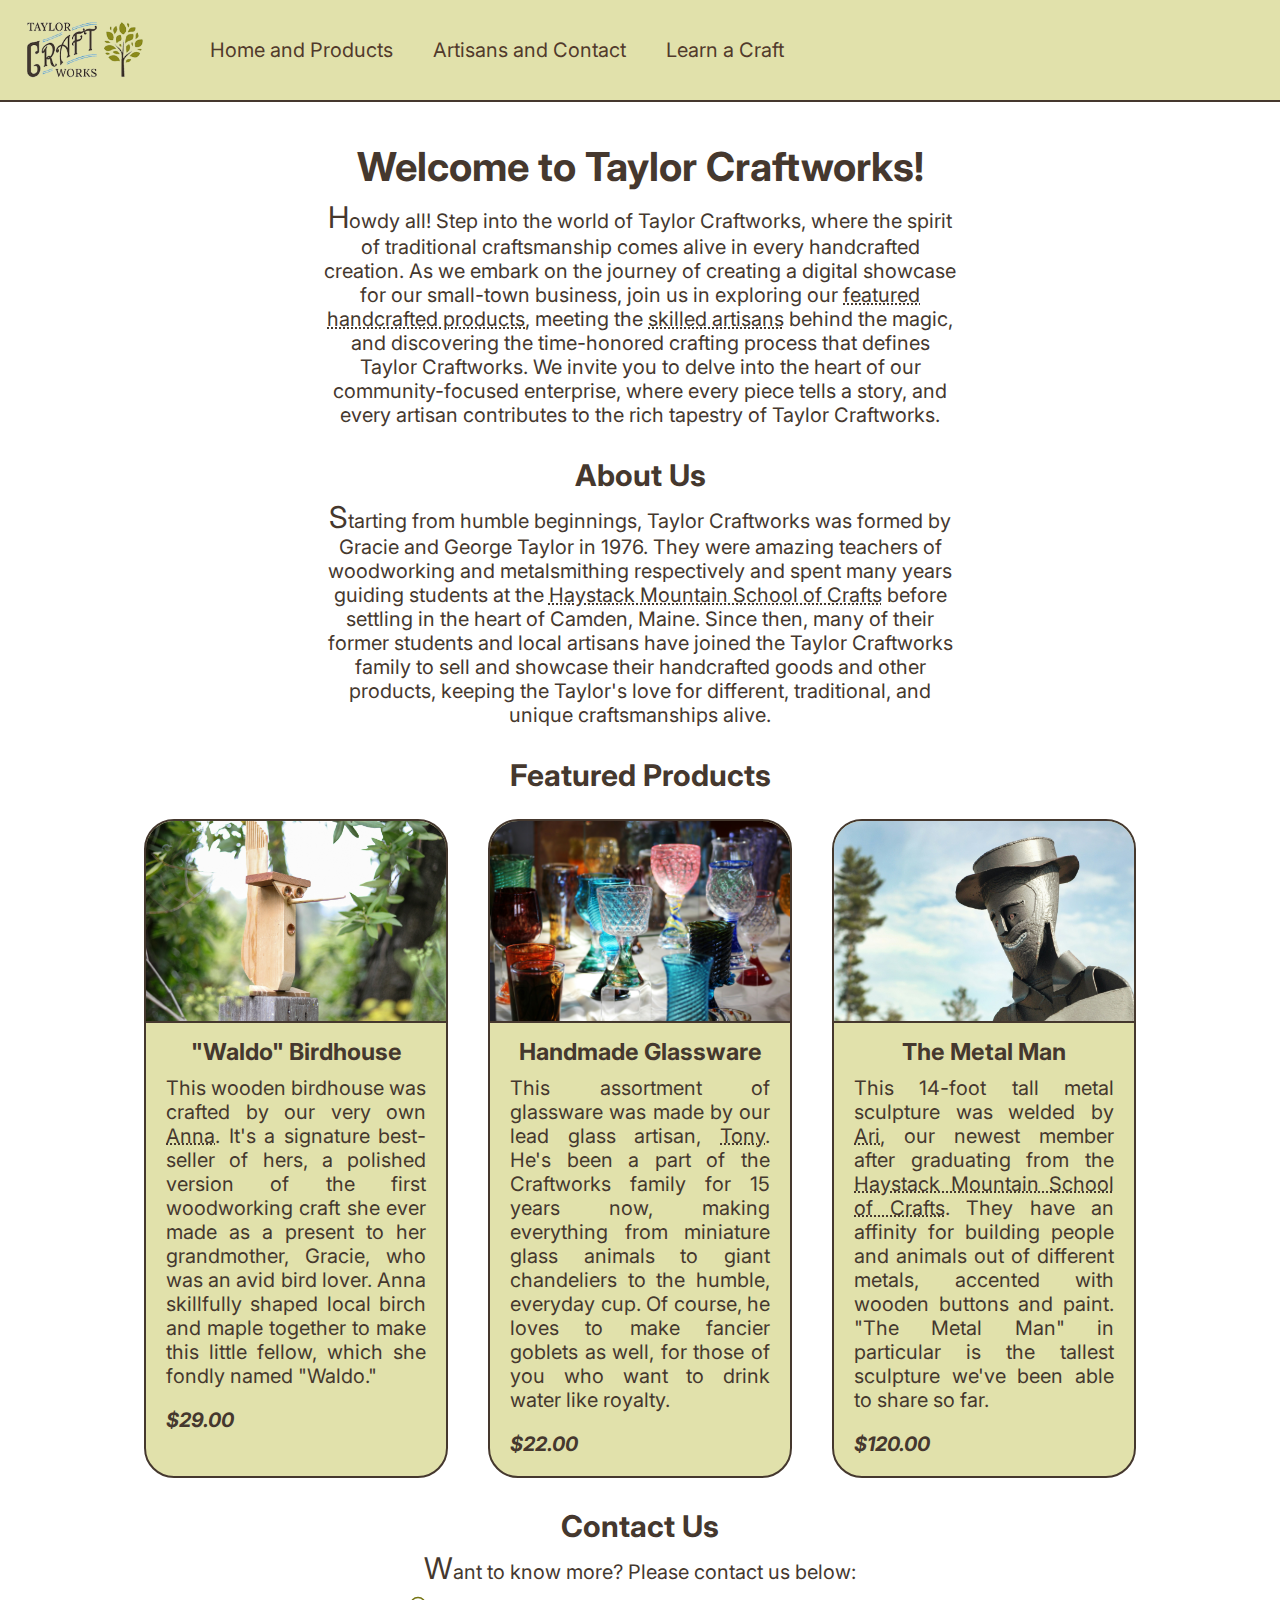
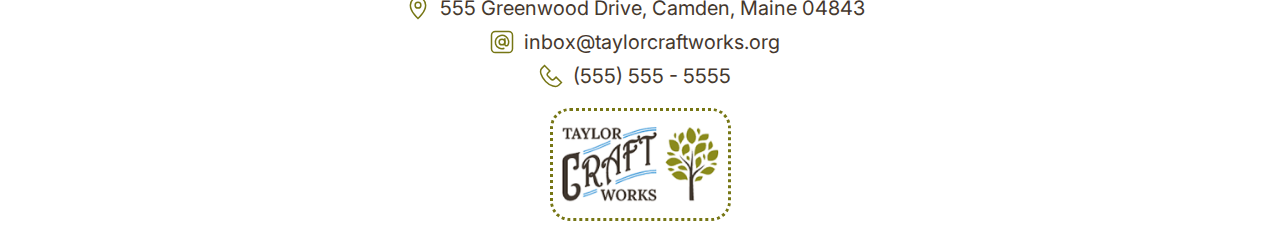
<file: index.html>
<!DOCTYPE html>
<html lang="en">
	<head>
		<meta charset="UTF-8" >
		<meta name="viewport" content="width=device-width, initial-scale=1.0" >
		<title>Home and Products</title>
		<link rel="stylesheet" href="css/styles.css" >
		<link rel="shortcut icon" href="images/favicon.svg" >
		<link rel="preconnect" href="https://fonts.googleapis.com" >
		<link rel="preconnect" href="https://fonts.gstatic.com" crossorigin >
		<link
			href="https://fonts.googleapis.com/css2?family=Inter:wght@100..900&display=swap"
			rel="stylesheet"
		>
	</head>
	<body>
		<header>
			<a href="index.html">
				<img src="images/taylor_craftworks_transparent.png" alt="Taylor Craftworks logo" >
			</a>
			<nav>
				<p><a href="index.html">Home and Products</a></p>
				<p><a href="contactus.html">Artisans and Contact</a></p>
				<p><a href="https://www.haystack-mtn.org/" target="_blank">Learn a Craft</a></p>
			</nav>
		</header>
		<h1>Welcome to Taylor Craftworks!</h1>
		<article>
			<p>
				Howdy all! Step into the world of Taylor Craftworks, where the spirit of traditional
				craftsmanship comes alive in every handcrafted creation. As we embark on the journey of
				creating a digital showcase for our small-town business, join us in exploring our
				<a href="#featured">featured handcrafted products</a>, meeting the
				<a href="contactus.html">skilled artisans</a> behind the magic, and discovering the
				time-honored crafting process that defines Taylor Craftworks. We invite you to delve into
				the heart of our community-focused enterprise, where every piece tells a story, and every
				artisan contributes to the rich tapestry of Taylor Craftworks.
			</p>
		</article>
		<article>
			<h2>About Us</h2>
			<p>
				Starting from humble beginnings, Taylor Craftworks was formed by Gracie and George Taylor in
				1976. They were amazing teachers of woodworking and metalsmithing respectively and spent
				many years guiding students at the
				<a href="https://www.haystack-mtn.org/" target="_blank"
					>Haystack Mountain School of Crafts</a
				>
				before settling in the heart of Camden, Maine. Since then, many of their former students and
				local artisans have joined the Taylor Craftworks family to sell and showcase their
				handcrafted goods and other products, keeping the Taylor's love for different, traditional,
				and unique craftsmanships alive.
			</p>
		</article>
		<article id="featured">
			<h2>Featured Products</h2>
			<div class="card-container">
				<div class="card">
					<a
						href="https://unsplash.com/photos/a-wooden-bird-house-sitting-on-top-of-a-wooden-post-pax7eeWrrnw"
						target="_blank"
						><img src="images/wooden_bird.jpg" alt="A wooden birdhouse"
					></a>
					<h3>"Waldo" Birdhouse</h3>
					<p>
						This wooden birdhouse was crafted by our very own
						<a href="contactus.html#anna">Anna</a>. It's a signature best-seller of hers, a polished
						version of the first woodworking craft she ever made as a present to her grandmother,
						Gracie, who was an avid bird lover. Anna skillfully shaped local birch and maple
						together to make this little fellow, which she fondly named "Waldo."
					</p>
					<p>
						<strong><em>$29.00</em></strong>
					</p>
				</div>
				<div class="card">
					<a
						href="https://unsplash.com/photos/blue-and-clear-footed-glasses-yJovlFBwVJs"
						target="_blank"
						><img src="images/glass_cups.jpg" alt="An assortment of fancy glass goblets"
					></a>
					<h3>Handmade Glassware</h3>
					<p>
						This assortment of glassware was made by our lead glass artisan,
						<a href="contactus.html#tony">Tony</a>. He's been a part of the Craftworks family for 15
						years now, making everything from miniature glass animals to giant chandeliers to the
						humble, everyday cup. Of course, he loves to make fancier goblets as well, for those of
						you who want to drink water like royalty.
					</p>
					<p>
						<strong><em>$22.00</em></strong>
					</p>
				</div>
				<div class="card">
					<a
						href="https://unsplash.com/photos/gray-man-statue-during-daytime-9Q_C6rXHQjk"
						target="_blank"
					>
						<img
							class="img-shift"
							src="images/metal_sculpture.jpg"
							alt="A metal sculpture of a man"
						>
					</a>
					<h3>The Metal Man</h3>
					<p>
						This 14-foot tall metal sculpture was welded by <a href="contactus.html#ari">Ari</a>,
						our newest member after graduating from the
						<a href="https://www.haystack-mtn.org/" target="_blank"
							>Haystack Mountain School of Crafts</a
						>. They have an affinity for building people and animals out of different metals,
						accented with wooden buttons and paint. "The Metal Man" in particular is the tallest
						sculpture we've been able to share so far.
					</p>
					<p>
						<strong><em>$120.00</em></strong>
					</p>
				</div>
			</div>
		</article>
		<article>
			<h2>Contact Us</h2>
			<p>Want to know more? Please contact us below:</p>
			<div class="contact-info">
				<img src="images/location.svg" alt="A location pin icon" >
				<p class="contact-detail">555 Greenwood Drive, Camden, Maine 04843</p>
			</div>
			<div class="contact-info">
				<img src="images/email.svg" alt="An email icon" >
				<p class="contact-detail">inbox@taylorcraftworks.org</p>
			</div>
			<div class="contact-info">
				<img src="images/call.svg" alt="A telephone icon" >
				<p class="contact-detail">(555) 555 - 5555</p>
			</div>
		</article>
		<img class="bottom-img" src="images/taylor_craftworks.png" alt="Taylor Craftworks logo" >
	</body>
</html>
</file>
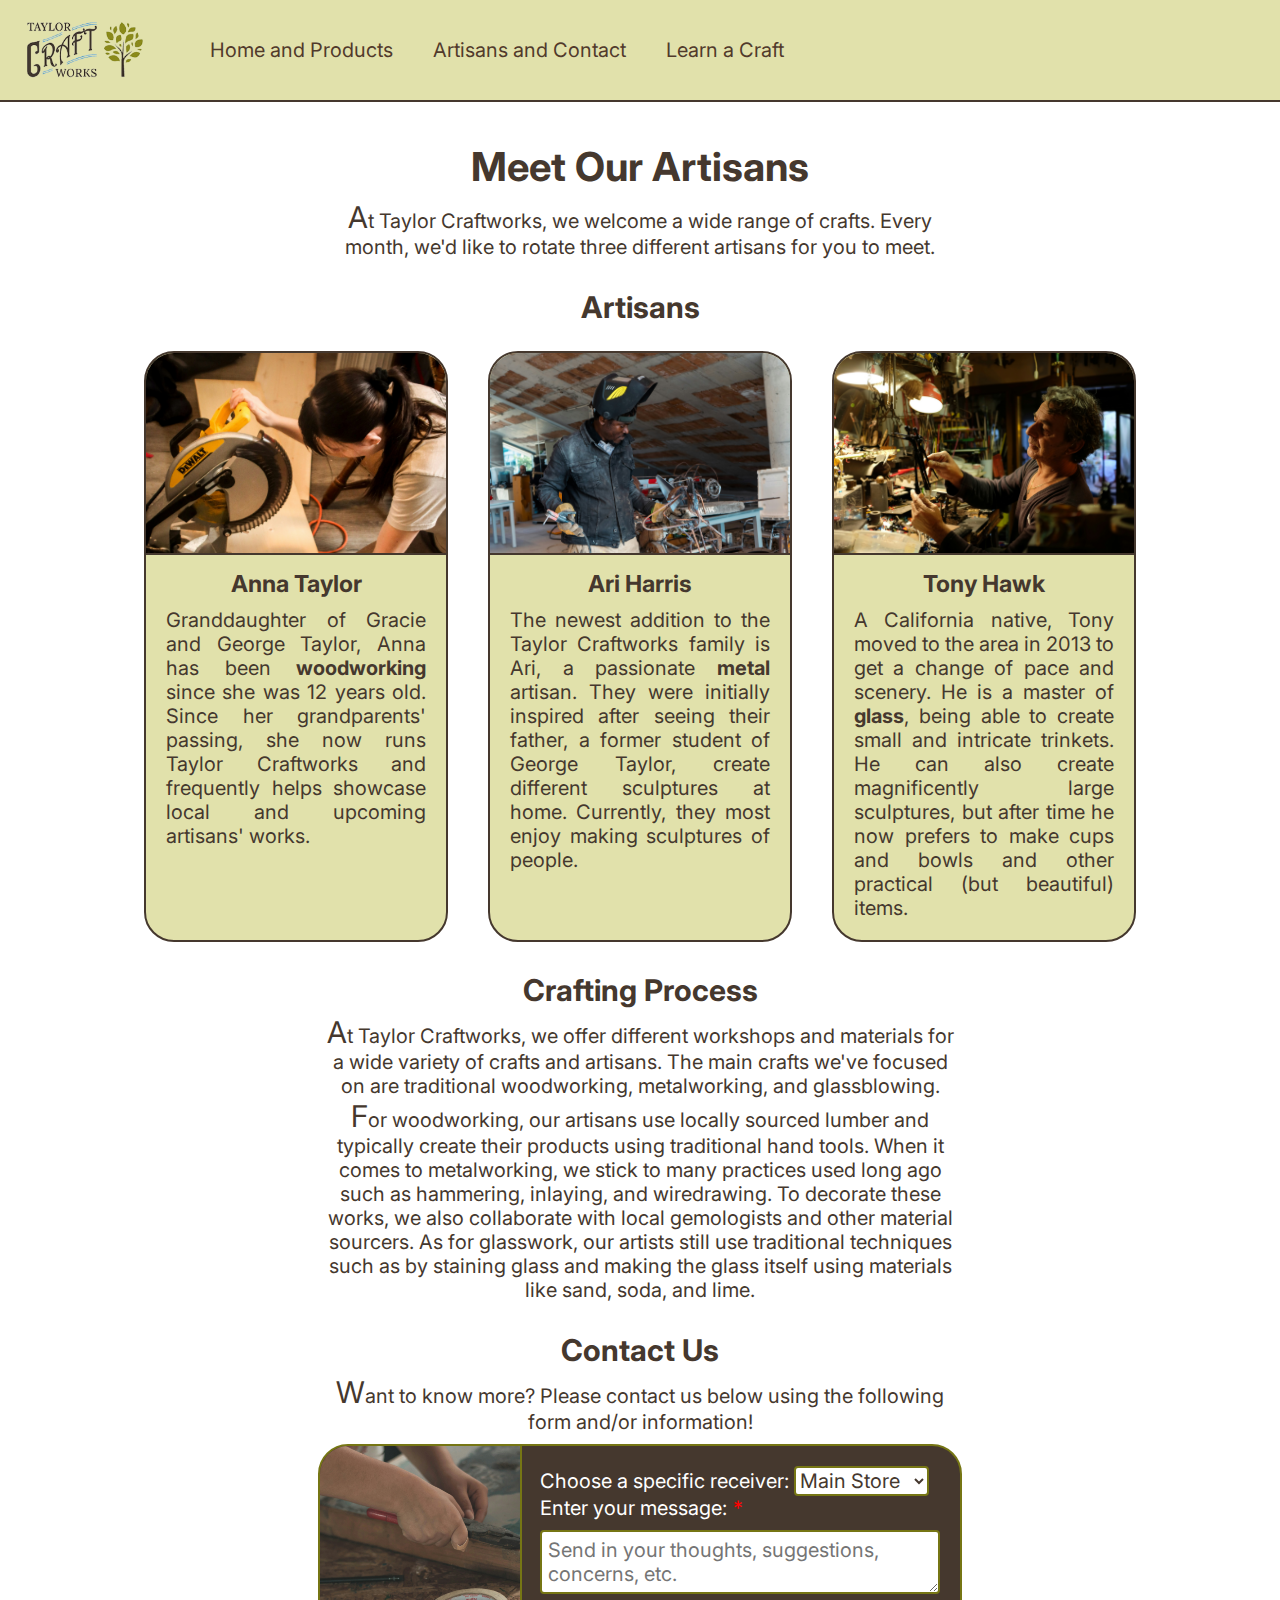
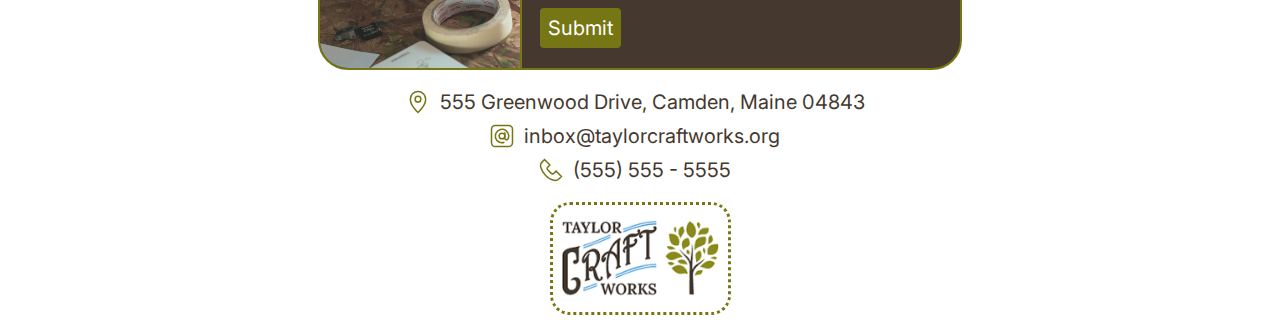
<file: contactus.html>
<!DOCTYPE html>
<html lang="en">
	<head>
		<meta charset="UTF-8" >
		<meta name="viewport" content="width=device-width, initial-scale=1.0" >
		<title>Artisans and Contact</title>
		<link rel="stylesheet" href="css/styles.css" >
		<link rel="shortcut icon" href="images/favicon.svg" >
		<link rel="preconnect" href="https://fonts.googleapis.com" >
		<link rel="preconnect" href="https://fonts.gstatic.com" crossorigin >
		<link
			href="https://fonts.googleapis.com/css2?family=Inter:wght@100..900&display=swap"
			rel="stylesheet"
		>
	</head>
	<body>
		<header>
			<a href="index.html">
				<img
					id="headerpic"
					src="images/taylor_craftworks_transparent.png"
					alt="Taylor Craftworks logo"
				>
			</a>
			<nav>
				<p><a href="index.html">Home and Products</a></p>
				<p><a href="contactus.html">Artisans and Contact</a></p>
				<p><a href="https://www.haystack-mtn.org/" target="_blank">Learn a Craft</a></p>
			</nav>
		</header>
		<h1>Meet Our Artisans</h1>
		<article>
			<p>
				At Taylor Craftworks, we welcome a wide range of crafts. Every month, we'd like to rotate
				three different artisans for you to meet.
			</p>
		</article>
		<article>
			<h2>Artisans</h2>
			<div class="card-container">
				<div class="card" id="anna">
					<a
						href="https://unsplash.com/photos/a-woman-using-a-circular-saw-to-cut-a-piece-of-wood-maxl1X_RJBY"
					>
						<img class="img-shift" src="images/anna.jpg" alt="Anna Taylor woodworking" >
					</a>
					<h3>Anna Taylor</h3>
					<p>
						Granddaughter of Gracie and George Taylor, Anna has been
						<strong>woodworking</strong> since she was 12 years old. Since her grandparents'
						passing, she now runs Taylor Craftworks and frequently helps showcase local and upcoming
						artisans' works.
					</p>
				</div>
				<div class="card" id="ari">
					<a
						href="https://unsplash.com/photos/a-man-wearing-a-helmet-standing-next-to-a-machine-jquy4-lYwIY"
					>
						<img src="images/ari.jpg" alt="Ari Harris metalworking" >
					</a>
					<h3>Ari Harris</h3>
					<p>
						The newest addition to the Taylor Craftworks family is Ari, a passionate
						<strong>metal</strong> artisan. They were initially inspired after seeing their father,
						a former student of George Taylor, create different sculptures at home. Currently, they
						most enjoy making sculptures of people.
					</p>
				</div>
				<div class="card" id="tony">
					<a
						href="https://unsplash.com/photos/man-in-black-long-sleeve-shirt-holding-black-smartphone-pskRlw7Mo40"
					>
						<img src="images/tony.jpg" alt="Tony Hawk working with glass" >
					</a>
					<h3>Tony Hawk</h3>
					<p>
						A California native, Tony moved to the area in 2013 to get a change of pace and scenery.
						He is a master of <strong>glass</strong>, being able to create small and intricate
						trinkets. He can also create magnificently large sculptures, but after time he now
						prefers to make cups and bowls and other practical (but beautiful) items.
					</p>
				</div>
			</div>
		</article>
		<article>
			<h2>Crafting Process</h2>
			<p>
				At Taylor Craftworks, we offer different workshops and materials for a wide variety of
				crafts and artisans. The main crafts we've focused on are traditional woodworking,
				metalworking, and glassblowing.
			</p>
			<p>
				For woodworking, our artisans use locally sourced lumber and typically create their products
				using traditional hand tools. When it comes to metalworking, we stick to many practices used
				long ago such as hammering, inlaying, and wiredrawing. To decorate these works, we also
				collaborate with local gemologists and other material sourcers. As for glasswork, our
				artists still use traditional techniques such as by staining glass and making the glass
				itself using materials like sand, soda, and lime.
			</p>
		</article>
		<article>
			<h2>Contact Us</h2>
			<p>Want to know more? Please contact us below using the following form and/or information!</p>
			<form action="contactus.html">
				<div id="form-img-container">
					<a
						href="https://unsplash.com/photos/person-holding-pliers-near-adhesive-tape--e28RZcAJd0"
					>
						<img id="form-img" src="images/crafting.jpg" alt="Woodworking" >
					</a>
				</div>
				<div id="form-input">
					<div>
						<label for="receiver">Choose a specific receiver: </label>
						<select id="receiver" name="receiver">
							<option value="store">Main Store</option>
							<option value="anna">Anna Taylor</option>
							<option value="ari">Ari Harris</option>
							<option value="tony">Tony Hawk</option>
						</select>
					</div>
					<label for="message">Enter your message:<span>*</span></label>
					<textarea
						id="message"
						placeholder="Send in your thoughts, suggestions, concerns, etc."
						required
					></textarea>
					<input type="submit" value="Submit" >
				</div>
			</form>
			<div id="contact-container">
				<div class="contact-info">
					<img src="images/location.svg" alt="A location pin icon" >
					<p class="normal-first-letter contact-detail">555 Greenwood Drive, Camden, Maine 04843</p>
				</div>
				<div class="contact-info">
					<img src="images/email.svg" alt="An email icon" >
					<p class="contact-detail">inbox@taylorcraftworks.org</p>
				</div>
				<div class="contact-info">
					<img src="images/call.svg" alt="A telephone icon" >
					<p class="contact-detail">(555) 555 - 5555</p>
				</div>
			</div>
		</article>
		<img class="bottom-img" src="images/taylor_craftworks.png" alt="Taylor Craftworks logo" >
	</body>
</html>
</file>
<file: css/styles.css>
/* reset styles */
html {
	font-size: 20px;
}
a,
article,
body,
div,
footer,
header,
h1,
h2,
h3,
h4,
h5,
h6,
nav,
p,
img,
form {
	border: 0;
	padding: 0;
	margin: 0;
}

/* body */
body {
	font-family: 'Inter', sans-serif;
	color: #45382e;
}
::selection {
	color: #45382e;
	background-color: #e1e1ab;
}

/* header and navigation bar */
header {
	position: sticky;
	top: 0;
	z-index: 999;
	display: flex;
	padding: 0.5em 1em;
	height: 80px;
	border-bottom: solid 2.5px #45382e;
	background-color: #e1e1ab;
}
header img {
	height: 80px;
	margin-right: 2em;
}
header nav {
	margin: auto;
	width: 100%;
	display: flex;
}
nav p {
	margin: 0 1em;
}
nav a:link {
	text-decoration: none;
	color: #513a2b;
	transition: 0.3s;
}
nav a:visited {
	color: #45382e;
}
nav a:hover,
nav a:focus {
	color: #767614;
	text-decoration: dotted underline 2px #767614;
	transition: 0.3s;
}

/* main content */
h1,
h2 {
	margin-top: 1em;
	margin-bottom: 0.2em;
}
h1,
h2,
h3,
p {
	text-align: center;
}
article p {
	max-width: 50%;
	margin: auto;
}
article p::first-letter {
	font-size: 1.5em;
}
article a:link,
article a:visited {
	color: #45382e;
	text-decoration: dotted underline 2px #45382e;
	transition: 0.3s;
}
article a:focus,
article a:hover {
	color: #767614;
	text-decoration: none;
	transition: 0.3s;
}
.bottom-img {
	display: block;
	margin: 1em auto;
	width: 175px;
	border: 3px dotted #767614;
	border-radius: 1em;
}
.normal-first-letter {
	font-size: 1em;
}

/* cards */
.card-container {
	display: flex;
	justify-content: center;
}
.card {
	width: 300px;
	min-height: 300px;
	margin: 1em;
	margin-bottom: 0;
	border: 2.5px solid #45382e;
	border-radius: 1.5em;
	overflow: hidden;
	background-color: #e1e1ab;
}
.card h3 {
	padding: 0.4em 1em;
}
.card p {
	max-width: 100%;
	padding: 0 1em 1em;
	text-align: justify;
}
.card img {
	width: 100%;
	height: 200px;
	border-bottom: 2.5px solid #45382e;
	object-fit: cover;
}
.card .img-shift {
	object-position: 50% 5%;
}
.card ::selection {
	color: white;
	background-color: #45382e;
}

/* form */
form {
	color: white;
	display: flex;
	border: 2.5px solid #767614;
	max-width: 50%;
	margin: 0.5em auto;
	border-radius: 1.5em;
	text-align: left;
	background-color: #45382e;
	overflow: hidden;
}
form textarea,
form select,
form option {
	color: #45382e;
	background-color: white;
	font-size: 20px;
	font-family: 'Inter', sans-serif;
}
form textarea,
form select,
form input {
	border-radius: 0.2em;
	border: 2.5px solid #767614;
}

form input {
	color: white;
	background-color: #767614;
	padding: 0.3em;
	width: fit-content;
	font-size: 20px;
	font-family: 'Inter', sans-serif;
	margin-top: 0.2em;
}
form textarea {
	max-width: 100%;
	height: 100%;
	resize: vertical;
	margin: 0.5em 0;
	padding: 0.3em;
}
form span {
	color: red;
	margin-left: 0.3em;
}
#form-img-container {
	flex: 1;
}
#form-img {
	height: 100%;
	width: 100%;
	border-right: 2.5px solid #767614;
	object-fit: cover;
}
#form-input {
	display: flex;
	flex-direction: column;
	margin: 1em;
	flex: 2;
}

/* contact information */
#contact-container {
	margin: 1em;
}
.contact-info {
	display: flex;
	margin: 0.5em;
	justify-content: center;
}
.card p::first-letter,
.contact-info p::first-letter {
	font-size: 1em;
}
.contact-detail {
	margin: 0 0.5em;
}
</file>
